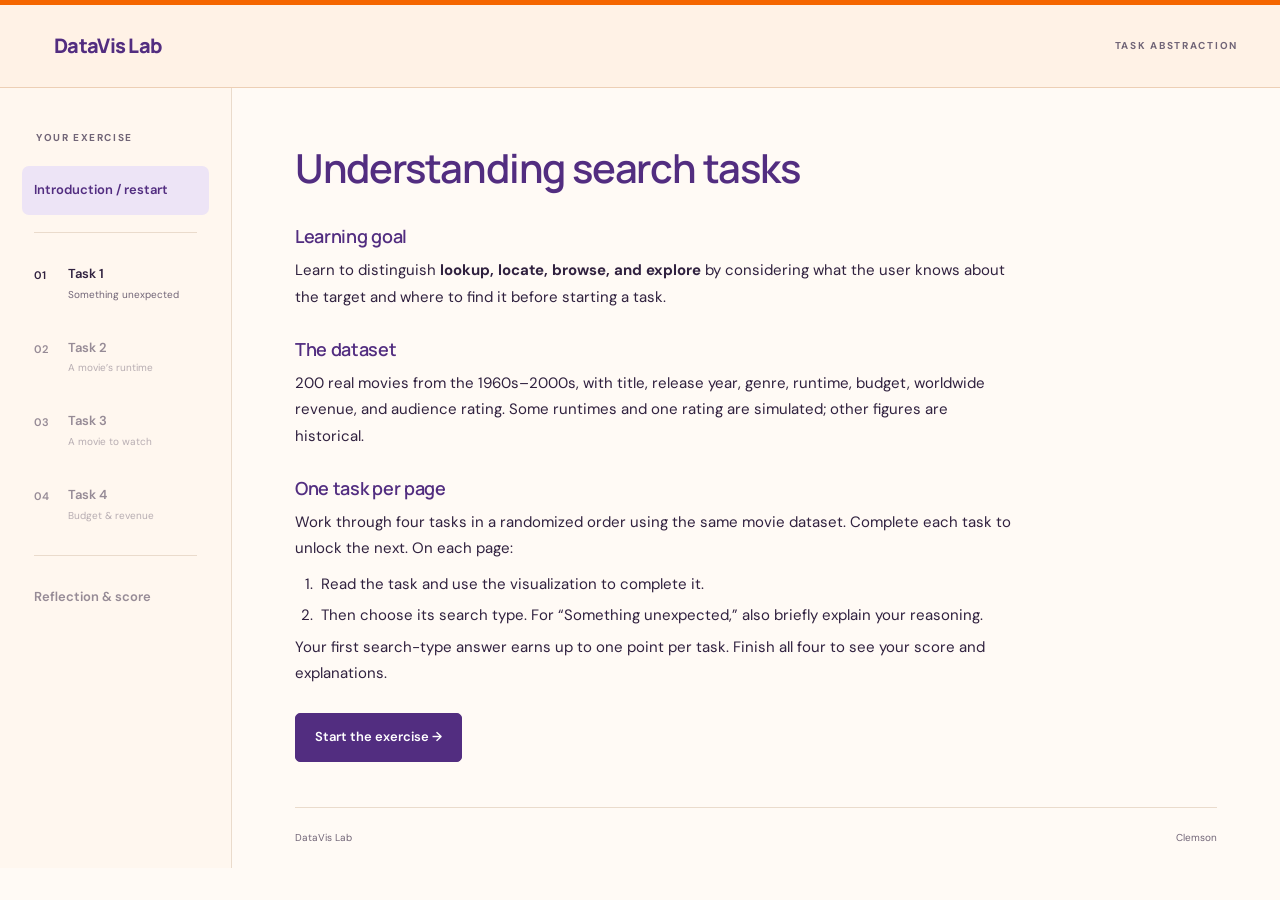
<file: task-abstraction-website/index.html>
<!doctype html>
<html lang="en">
<head>
  <meta charset="utf-8">
  <meta name="viewport" content="width=device-width, initial-scale=1">
  <meta name="description" content="Practice identifying visualization search tasks with a collection of 200 movies.">
  <title>DataVis Lab · Introduction</title>
  <link rel="stylesheet" href="styles.css"><link rel="stylesheet" href="theme.css">
  <script src="exercise-state.js" defer></script><script src="shared.js" defer></script>
</head>
<body>
  <a class="skip-link" href="#main">Skip to content</a>
  <header class="site-header">
    <a class="brand" href="#welcome" aria-label="Movie Search Lab home"><span class="brand-icon" aria-hidden="true"></span> DataVis Lab</a>
    <span class="course-label">TASK ABSTRACTION</span>
  </header>
  <div class="layout">
    <aside class="sidebar">
      <p class="eyebrow">YOUR EXERCISE</p>
      <nav aria-label="Exercise navigation">
        <a class="nav-link" href="#welcome" data-page="welcome"><span class="step-symbol">↗</span><span>Introduction<small>Start here</small></span></a>
        <div class="nav-divider"></div>
        <a class="nav-link" href="#activity-1" data-page="activity-1"><span class="step-symbol">01</span><span>Task one<small>A movie’s runtime</small></span></a>
        <a class="nav-link" href="#activity-2" data-page="activity-2"><span class="step-symbol">02</span><span>Task two<small>Budget &amp; revenue</small></span></a>
        <a class="nav-link" href="#activity-3" data-page="activity-3"><span class="step-symbol">03</span><span>Task three<small>A movie to watch</small></span></a>
        <a class="nav-link" href="#activity-4" data-page="activity-4"><span class="step-symbol">04</span><span>Task four<small>Something unexpected</small></span></a>
      </nav>
    </aside>
    <main id="main" tabindex="-1">
      <section id="welcome-view" class="introduction" aria-labelledby="welcome-title">
        <h1 id="welcome-title">Understanding search tasks</h1>
        <section class="intro-section" aria-labelledby="goal-heading">
          <h2 id="goal-heading">Learning goal</h2>
          <p>Learn to distinguish <strong>lookup, locate, browse, and explore</strong> by considering what the user knows about the target and where to find it before starting a task.</p>
        </section>
        <section class="intro-section" aria-labelledby="dataset-heading">
          <h2 id="dataset-heading">The dataset</h2>
          <p>200 real movies from the 1960s–2000s, with title, release year, genre, runtime, budget, worldwide revenue, and audience rating. Some runtimes and one rating are simulated; other figures are historical.</p>
        </section>
        <section class="intro-section" aria-labelledby="how-heading">
          <h2 id="how-heading">One task per page</h2>
          <p>Work through four tasks in a randomized order using the same movie dataset. Complete each task to unlock the next. On each page:</p>
          <ol class="intro-steps">
            <li>Read the task and use the visualization to complete it.</li>
            <li>Then choose its search type. For “Something unexpected,” also briefly explain your reasoning.</li>
          </ol>
          <p>Your first search-type answer earns up to one point per task. Finish all four to see your score and explanations.</p>
        </section>
        <a id="start-exercise" class="button primary" href="task-1.html">Start the exercise →</a>
      </section>
      <footer class="page-footer"><span>DataVis Lab</span><span>Clemson</span></footer>
    </main>
  </div>
  <noscript><p class="noscript">Enable JavaScript to use the interactive activities.</p></noscript>
</body>
</html>
</file>
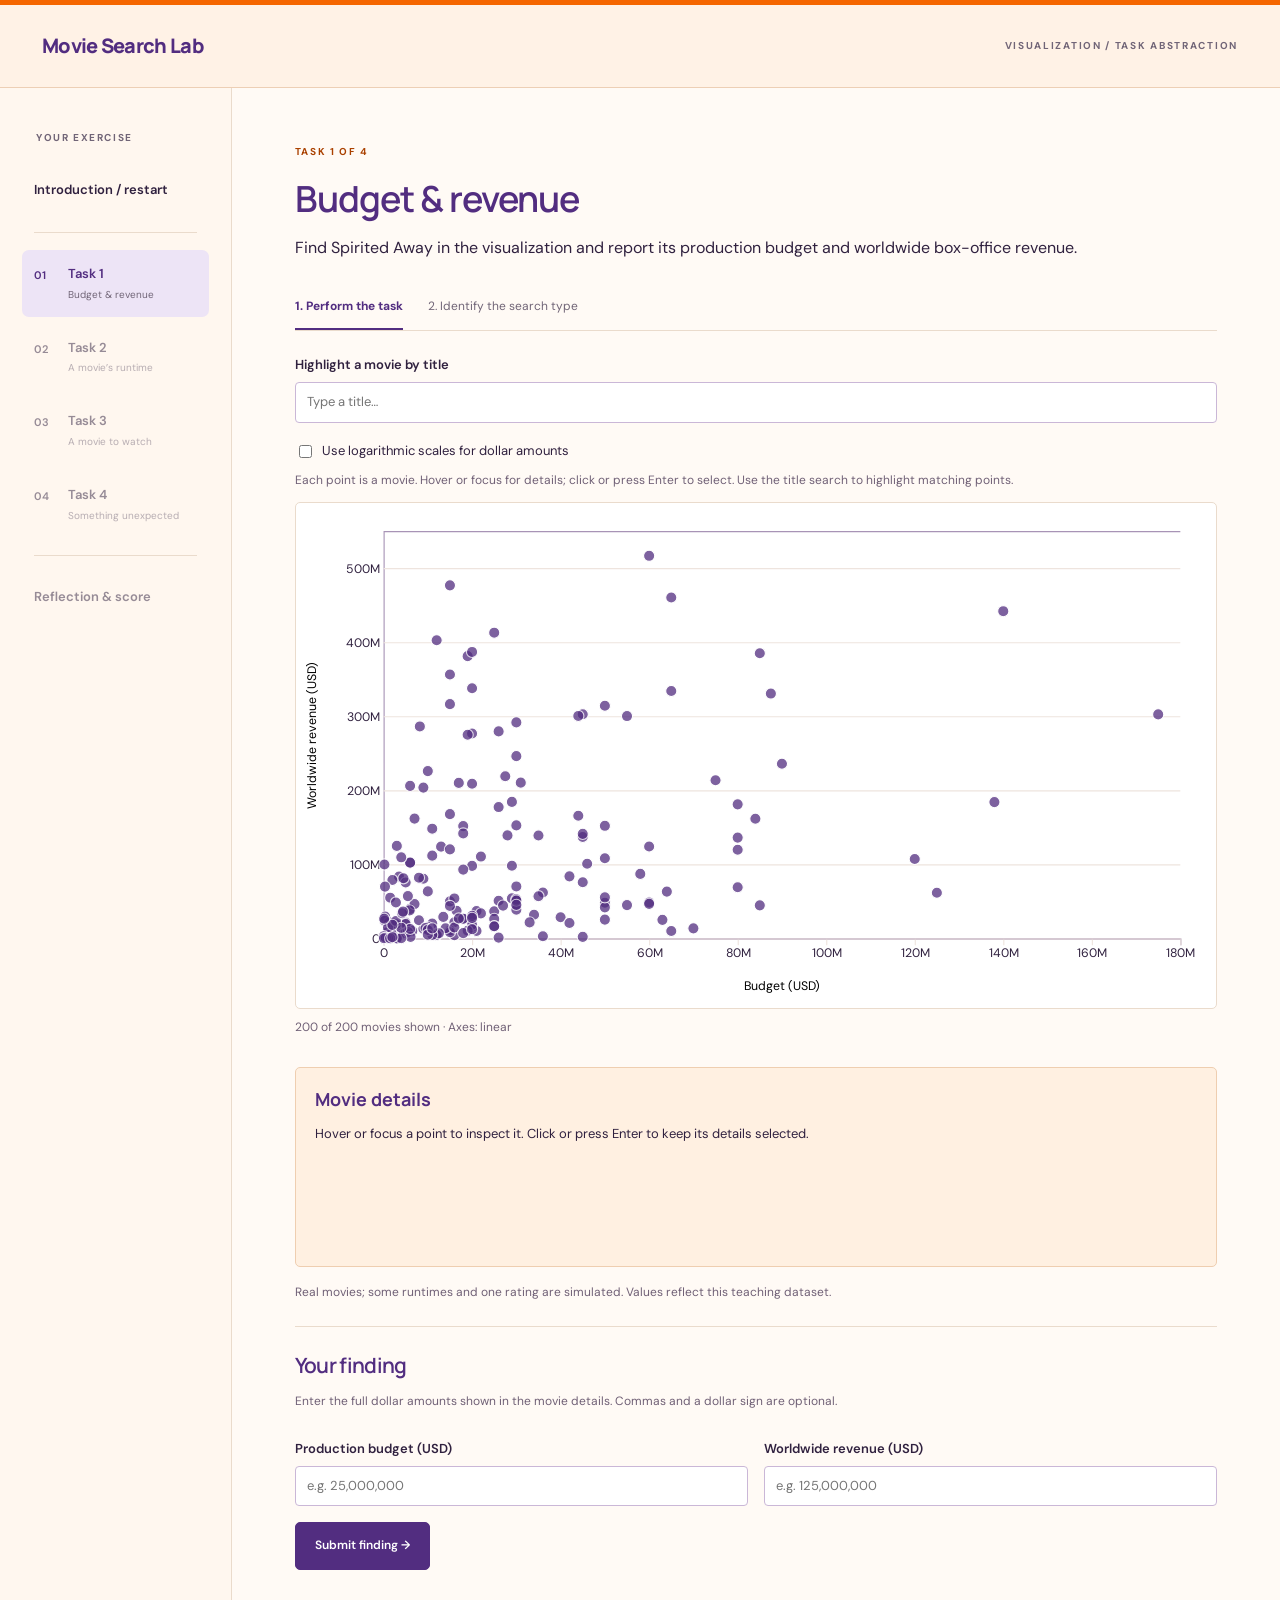
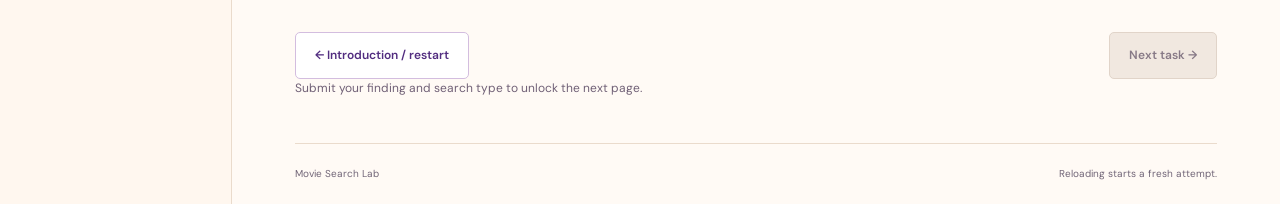
<file: task-abstraction-website/reflection.html>
<!doctype html>
<html lang="en">
<head>
  <meta charset="utf-8">
  <meta name="viewport" content="width=device-width,initial-scale=1">
  <title>Reflection & score · Movie Search Lab</title>
  <link rel="stylesheet" href="styles.css">
  <link rel="stylesheet" href="tasks.css">
  <link rel="stylesheet" href="theme.css">
  <script src="d3.min.js" defer></script>
  <script src="exercise-state.js" defer></script>
  <script src="shared.js" defer></script>
  <script src="reflection.js" defer></script>
</head>
<body data-page="reflection"><div id="app"></div><noscript>Enable JavaScript to view your score and reflection.</noscript></body>
</html>
</file>
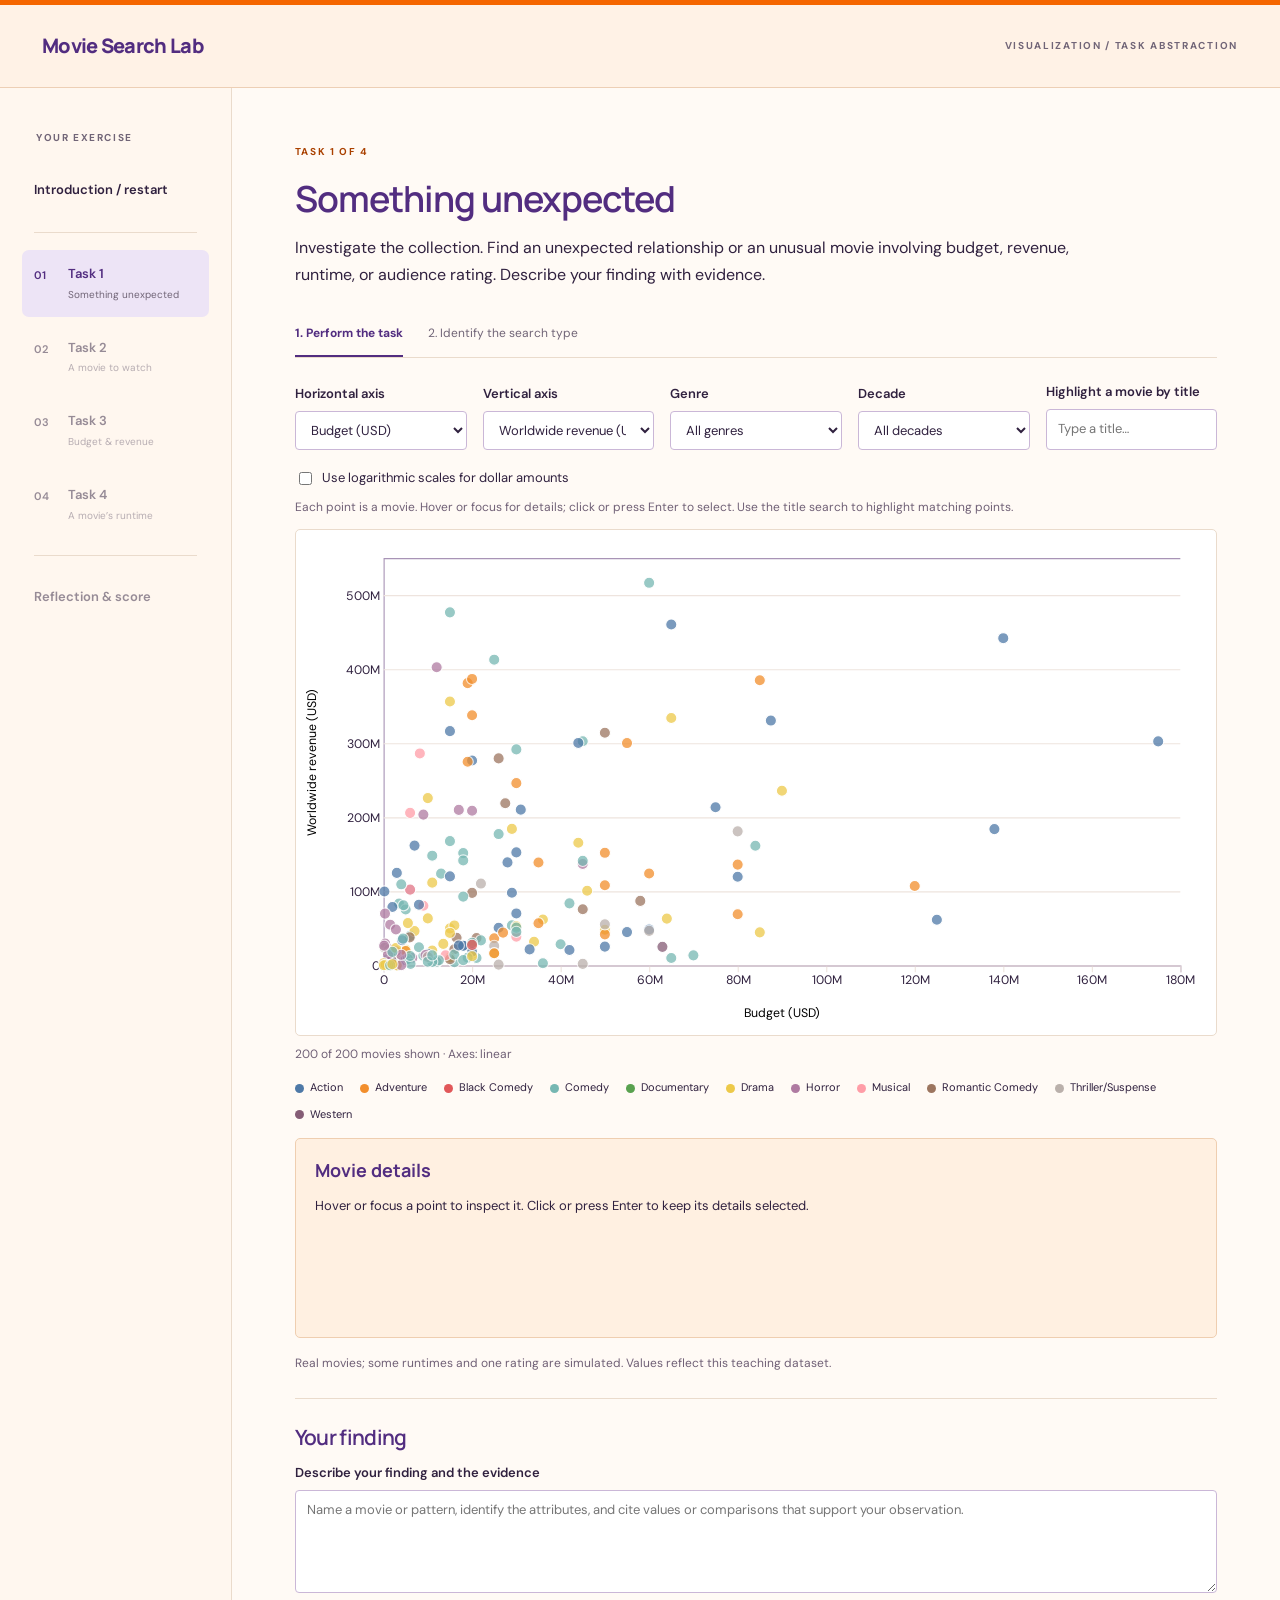
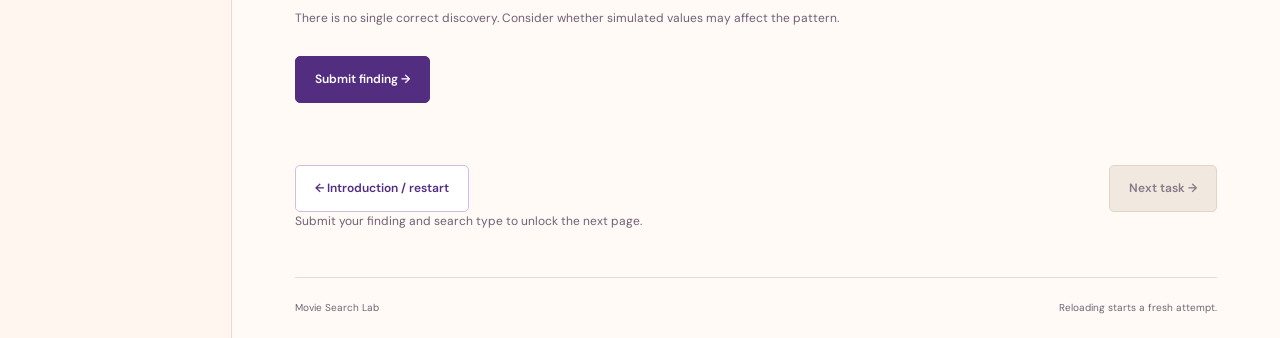
<file: task-abstraction-website/task-1.html>
<!doctype html>
<html lang="en"><head><meta charset="utf-8"><meta name="viewport" content="width=device-width,initial-scale=1"><title>Task 1 · Movie Search Lab</title><link rel="stylesheet" href="styles.css"><link rel="stylesheet" href="theme.css"><link rel="stylesheet" href="tasks.css"><script src="d3.min.js" defer></script><script src="exercise-state.js" defer></script><script src="shared.js" defer></script><script src="task-rules.js" defer></script><script src="decade-layout.js" defer></script><script src="tasks.js" defer></script></head><body data-task="1"><div id="app"></div><noscript>Enable JavaScript to use the interactive movie plot.</noscript></body></html>
</file>
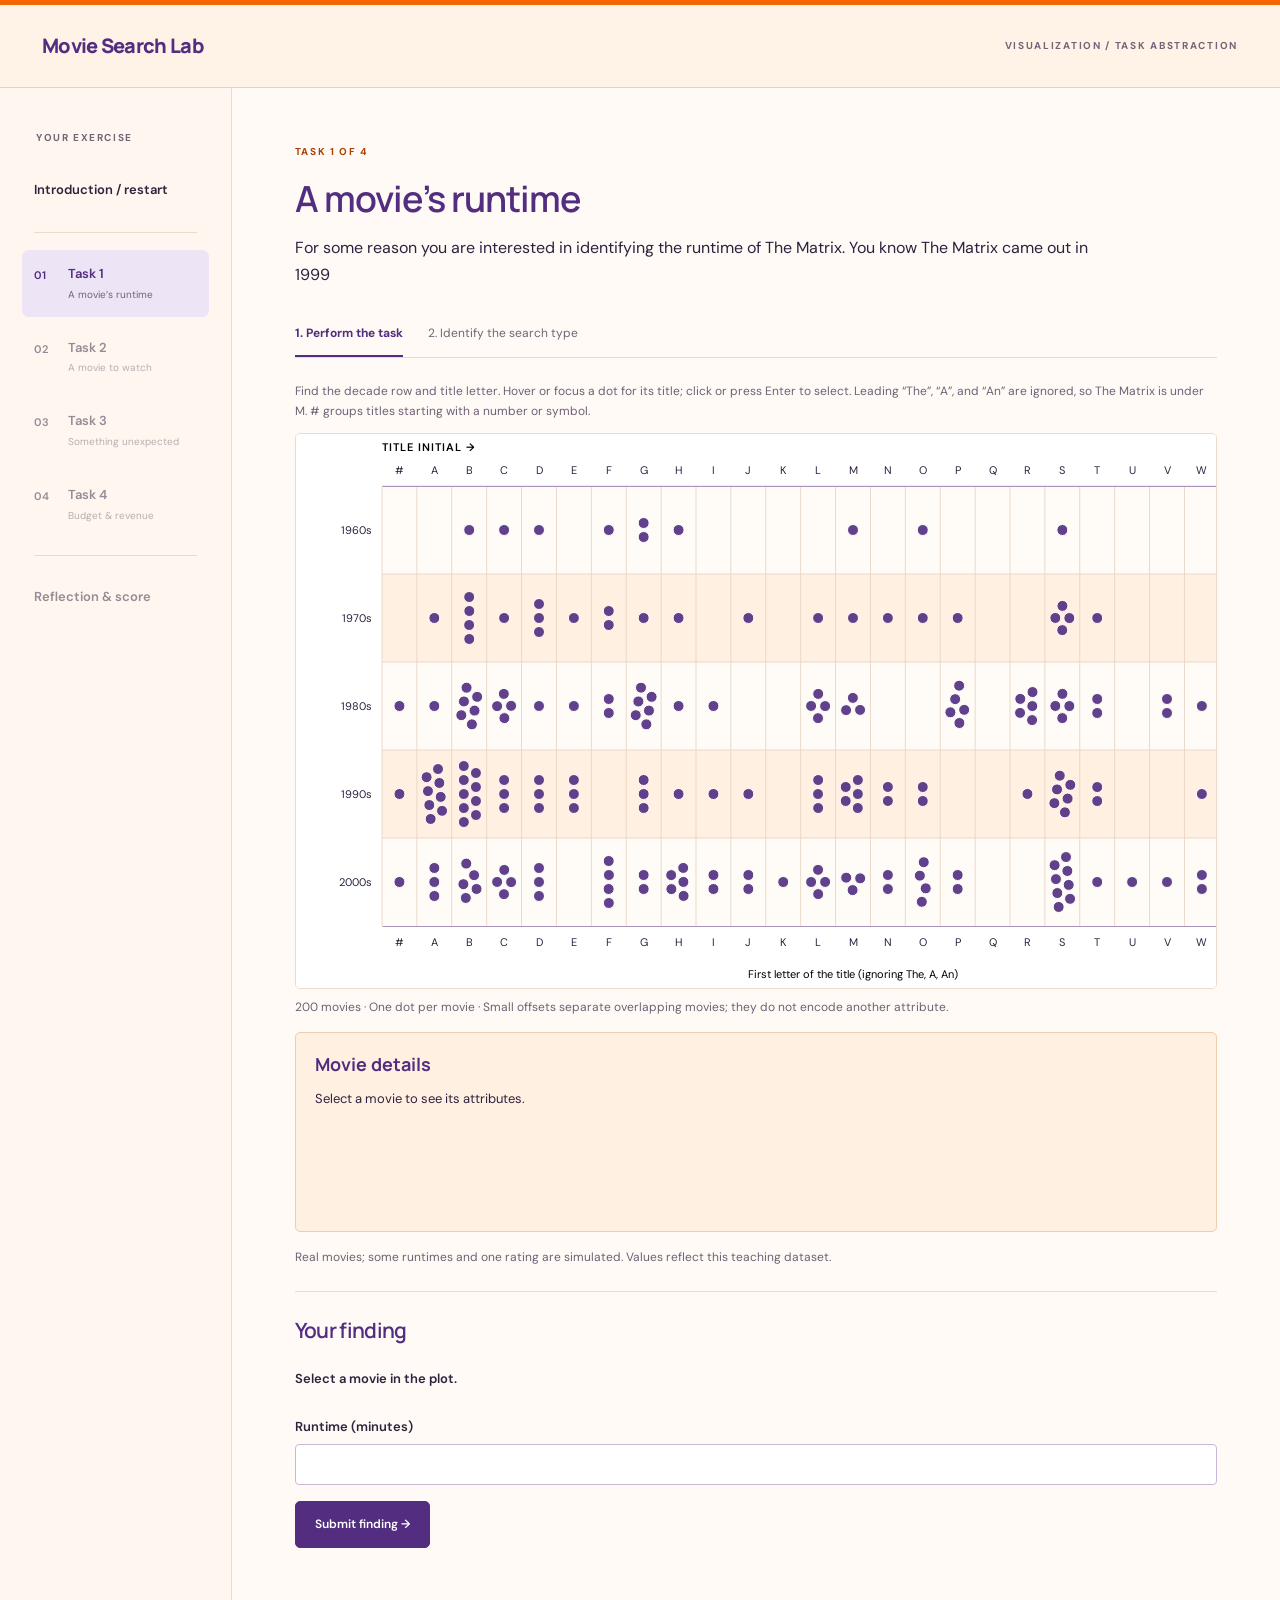
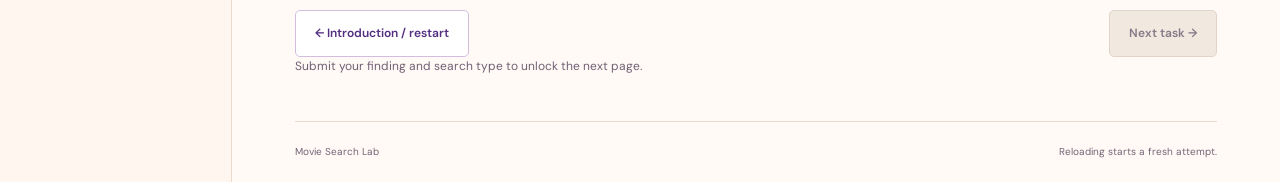
<file: task-abstraction-website/task-2.html>
<!doctype html>
<html lang="en"><head><meta charset="utf-8"><meta name="viewport" content="width=device-width,initial-scale=1"><title>Task 2 · Movie Search Lab</title><link rel="stylesheet" href="styles.css"><link rel="stylesheet" href="theme.css"><link rel="stylesheet" href="tasks.css"><script src="d3.min.js" defer></script><script src="exercise-state.js" defer></script><script src="shared.js" defer></script><script src="task-rules.js" defer></script><script src="tasks.js" defer></script></head><body data-task="2"><div id="app"></div><noscript>Enable JavaScript to use the interactive movie scatterplot.</noscript></body></html>
</file>
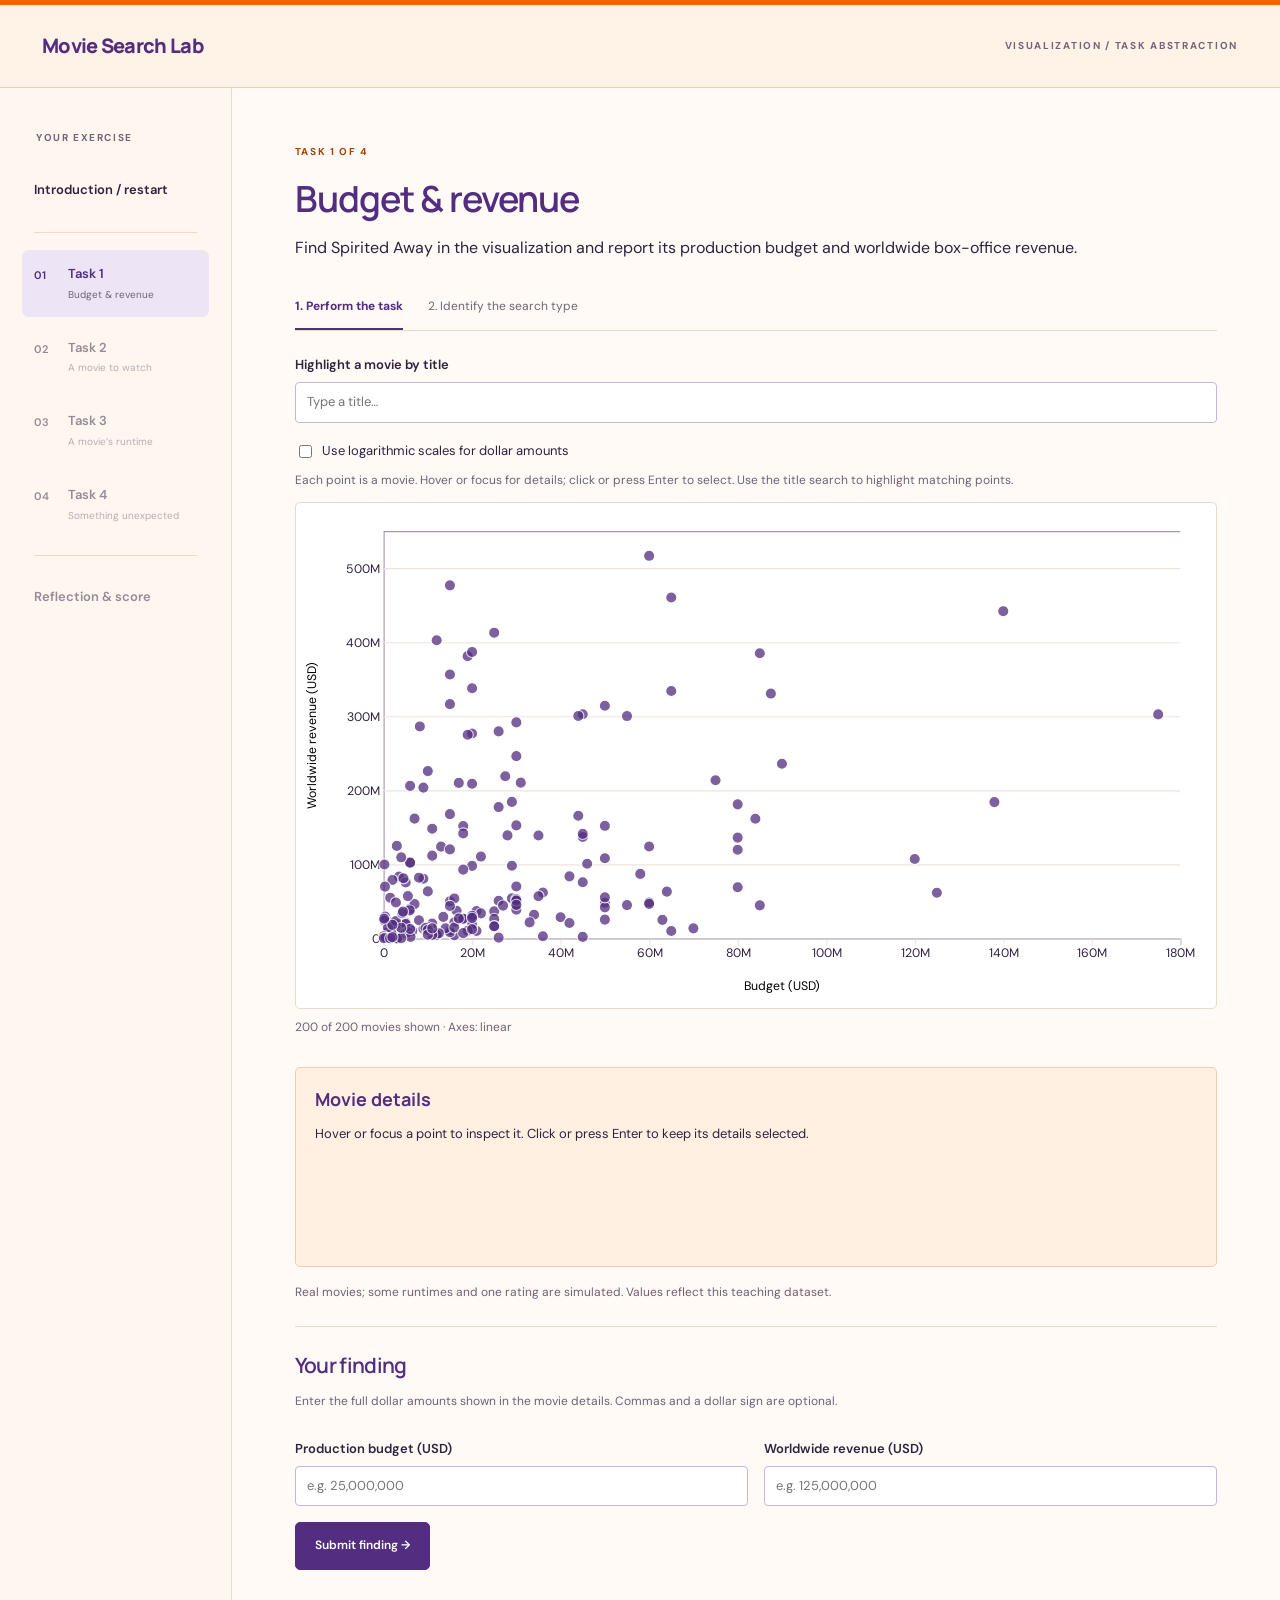
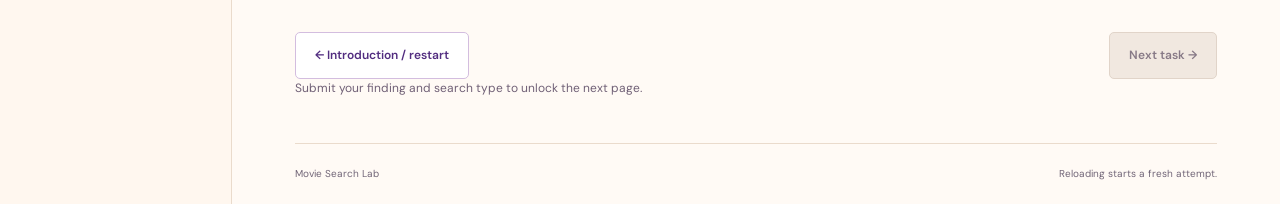
<file: task-abstraction-website/task-3.html>
<!doctype html>
<html lang="en"><head><meta charset="utf-8"><meta name="viewport" content="width=device-width,initial-scale=1"><title>Task 3 · Movie Search Lab</title><link rel="stylesheet" href="styles.css"><link rel="stylesheet" href="theme.css"><link rel="stylesheet" href="tasks.css"><script src="d3.min.js" defer></script><script src="exercise-state.js" defer></script><script src="shared.js" defer></script><script src="task-rules.js" defer></script><script src="tasks.js" defer></script></head><body data-task="3"><div id="app"></div><noscript>Enable JavaScript to use the interactive movie catalog.</noscript></body></html>
</file>
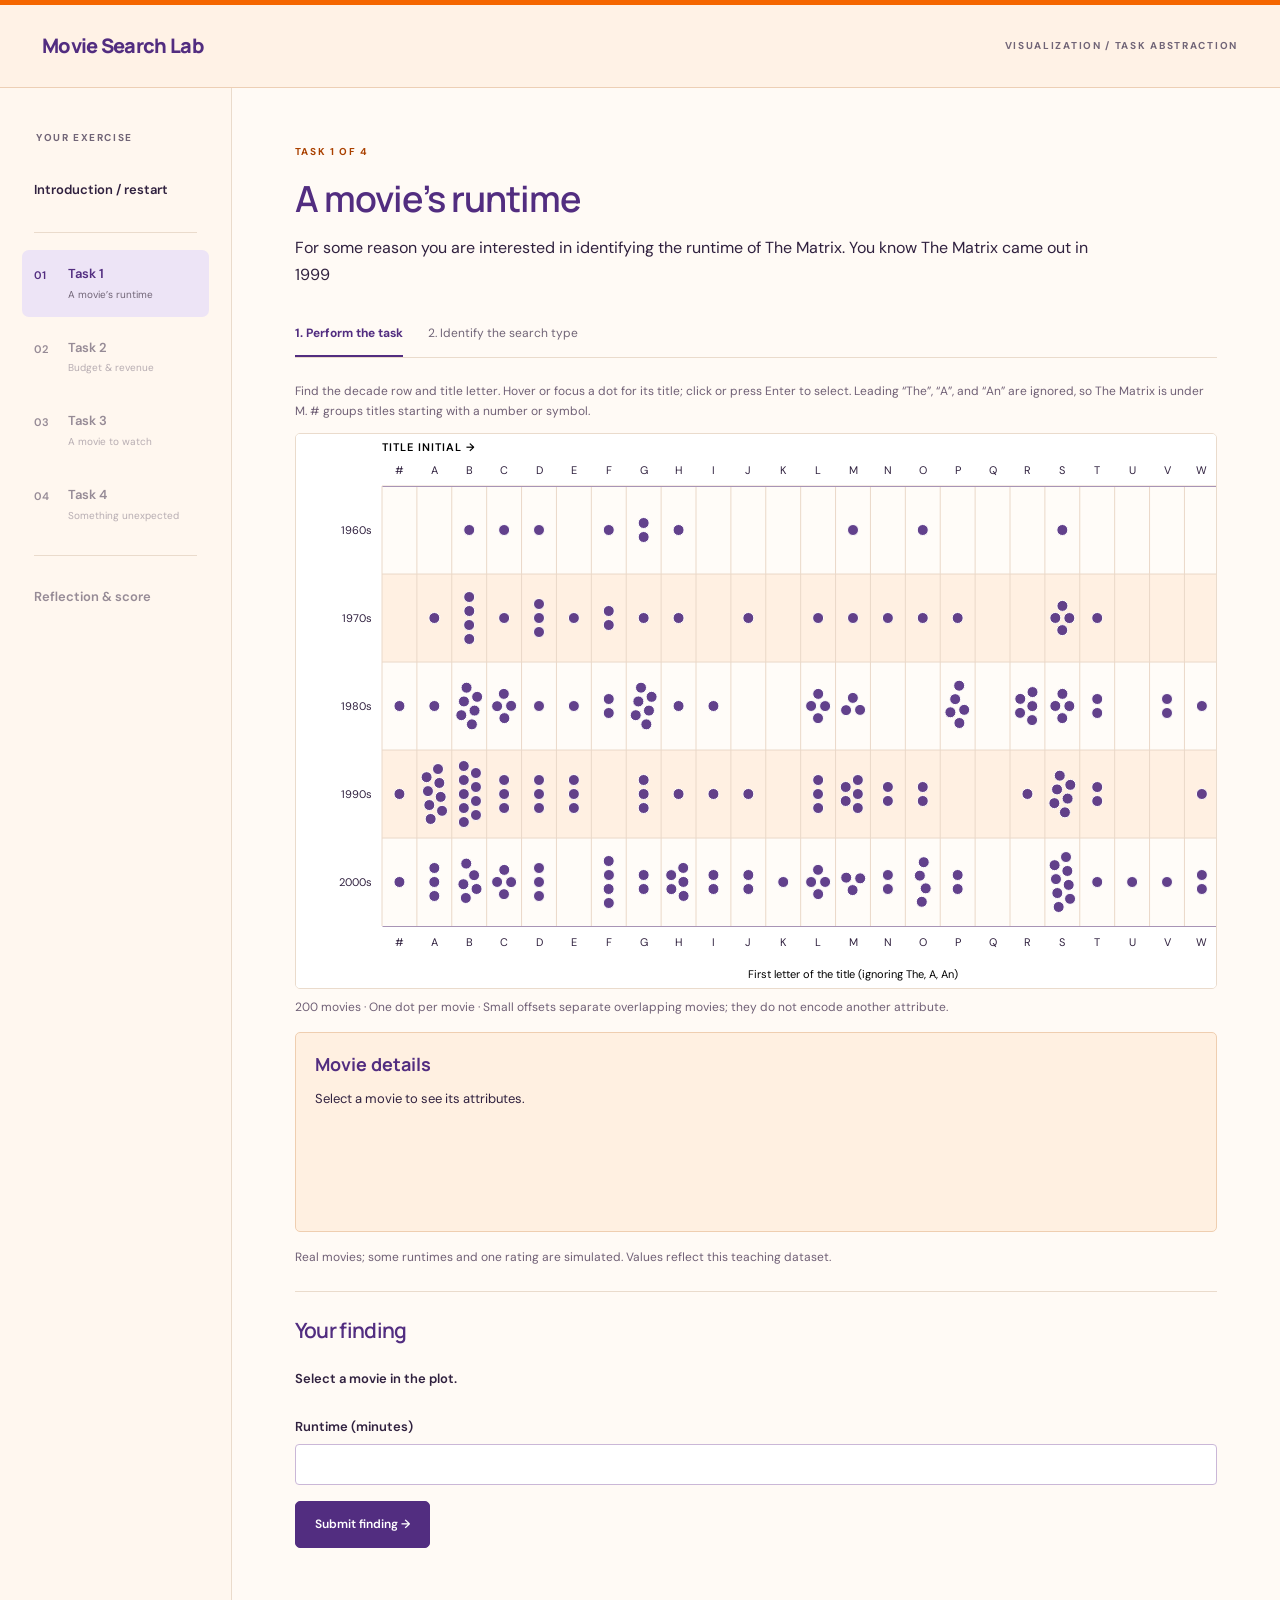
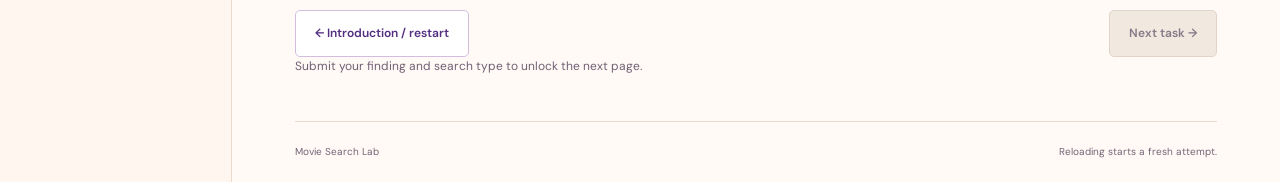
<file: task-abstraction-website/task-4.html>
<!doctype html>
<html lang="en"><head><meta charset="utf-8"><meta name="viewport" content="width=device-width,initial-scale=1"><title>Task 4 · Movie Search Lab</title><link rel="stylesheet" href="styles.css"><link rel="stylesheet" href="theme.css"><link rel="stylesheet" href="tasks.css"><script src="d3.min.js" defer></script><script src="exercise-state.js" defer></script><script src="shared.js" defer></script><script src="task-rules.js" defer></script><script src="tasks.js" defer></script></head><body data-task="4"><div id="app"></div><noscript>Enable JavaScript to use the interactive movie scatterplot.</noscript></body></html>
</file>
<file: task-abstraction-website/styles.css>
@import url('https://fonts.googleapis.com/css2?family=DM+Sans:wght@400;500;600;700&family=Manrope:wght@400;500;600;700;800&display=swap');

:root{--paper:#f7f7f2;--ink:#202922;--muted:#697168;--line:#dfe3d9;--green:#365847;--orange:#c0512d;--sidebar:232px;--font:'DM Sans',sans-serif}
.introduction{max-width:720px}.introduction h1{font-size:clamp(28px,3.2vw,40px);line-height:1.2;letter-spacing:-1.2px;margin-bottom:32px}.intro-section{margin-bottom:27px}.intro-section h2{font-size:18px;letter-spacing:-.3px;margin-bottom:9px}.intro-section p{font-size:15px;line-height:1.75;margin-bottom:10px}.intro-section .text-link{font-size:13px}.intro-steps{padding-left:22px;font-size:15px;margin:0}.intro-steps li{padding-left:4px;margin-bottom:7px}.introduction .button{font-size:13px}.introduction .build-note{font-size:12px}
*{box-sizing:border-box}html{scroll-behavior:smooth}body{margin:0;background:var(--paper);color:var(--ink);font-family:var(--font);font-size:15px;line-height:1.6}a{color:inherit}button,a{-webkit-tap-highlight-color:transparent}a:focus-visible,button:focus-visible{outline:3px solid var(--orange);outline-offset:5px} [hidden]{display:none!important}.skip-link{position:fixed;left:20px;top:-80px;z-index:10;background:var(--ink);color:white;padding:12px}.skip-link:focus{top:12px}.site-header{height:88px;display:flex;align-items:center;justify-content:space-between;padding:0 42px;border-bottom:1px solid var(--line);background:var(--paper)}.brand{font-family:Manrope,sans-serif;font-weight:800;font-size:20px;letter-spacing:-.7px;display:flex;align-items:center;gap:12px;text-decoration:none}.brand-icon{font-size:30px;line-height:1;color:var(--green)}.course-label{font-size:10px;letter-spacing:1.7px;color:var(--muted);font-weight:700}.layout{display:grid;grid-template-columns:var(--sidebar) minmax(0,1fr);max-width:1600px;margin:auto}.sidebar{padding:42px 22px;border-right:1px solid var(--line)}.eyebrow{font-size:10px;font-weight:700;letter-spacing:1.6px;margin:0 0 20px}.sidebar>.eyebrow{padding-left:14px;color:var(--muted)}.nav-link{display:flex;align-items:center;gap:14px;text-decoration:none;padding:14px 12px;border-radius:7px;margin-bottom:7px;font-size:13px;font-weight:600;transition:background .15s}.nav-link:hover{background:#ebeee6}.nav-link[aria-current=page]{background:#e4eadd;color:#294c39}.nav-link small{display:block;font-size:10px;color:var(--muted);font-weight:400;margin-top:2px}.step-symbol{font-size:11px;align-self:flex-start;padding-top:3px;font-variant-numeric:tabular-nums;min-width:20px}.nav-divider{height:1px;background:var(--line);margin:17px 12px}.sidebar-note{display:flex;gap:12px;padding:100px 14px 0;color:var(--muted);font-size:12px}.sidebar-note>span{font-size:25px}.sidebar-note p{margin:0}main{padding:56px 6% 0;min-width:0;outline:none}.hero{display:grid;grid-template-columns:1.05fr 1fr;gap:34px;align-items:center;padding-bottom:54px}.accent{color:var(--orange)}h1,h2,h3,p{margin-top:0}h1,h2,h3{font-family:Manrope,sans-serif}h1{font-size:clamp(40px,4.25vw,66px);line-height:1.08;letter-spacing:-3px;font-weight:600;margin-bottom:24px}h1 em{font-family:Georgia,serif;font-weight:400;color:var(--green)}.lead{color:var(--muted);font-size:15px;max-width:420px;line-height:1.8;margin-bottom:28px}.button{display:inline-flex;justify-content:center;align-items:center;gap:30px;padding:13px 19px;border-radius:5px;text-decoration:none;font-size:12px;font-weight:600}.primary{background:var(--green);color:white}.primary:hover{background:#274734}.secondary{border:1px solid var(--line);background:transparent}.secondary:hover{background:#e9ede4}.build-note{font-size:10px;color:var(--muted);margin:11px 0 0;max-width:300px}.collection-art{position:relative;height:384px;background:#e8ecdf;border-radius:9px;overflow:hidden}.art-label,.art-footer{position:absolute;left:22px;right:22px;display:flex;justify-content:space-between;font-size:8px;letter-spacing:1px;color:#56674f}.art-label{top:21px}.art-footer{bottom:19px;letter-spacing:0;font-size:9px}.movie-card{position:absolute;width:190px;height:264px;padding:22px;box-shadow:0 12px 22px #2833221a;border-radius:3px}.movie-card>span{font-size:7px;letter-spacing:1.1px}.movie-card strong{display:block;font-family:Manrope,sans-serif;line-height:1.08;font-size:35px;font-weight:600;letter-spacing:-1.5px;margin-top:23px}.movie-card small{position:absolute;bottom:18px;left:22px;font-size:6px;letter-spacing:.8px}.card-one{background:#284b3f;color:#ecedce;left:10%;top:66px;transform:rotate(-10deg);z-index:2}.period{color:#eaae6c}.card-two{background:#e4af84;color:#4a342b;right:7%;top:69px;transform:rotate(10deg)}.card-two strong{font-size:30px}.sun{width:82px;height:82px;background:#f2d9ad;border-radius:50%;margin:16px 0 0 46px}.card-lines{margin-top:22px;height:43px;background:repeating-linear-gradient(0deg,transparent 0 7px,#91a486 7px 8px);transform:skewY(-12deg);opacity:.5}.dataset-section{border-top:1px solid var(--line);border-bottom:1px solid var(--line);padding:35px 0;display:grid;grid-template-columns:1fr 1.6fr;gap:35px}.dataset-section .eyebrow{color:var(--muted);margin-bottom:12px}h2{font-size:24px;line-height:1.35;font-weight:600;letter-spacing:-.7px;margin-bottom:0}.dataset-copy p{font-size:13px;margin-bottom:12px}.muted{color:var(--muted)}.dataset-copy .muted{font-size:11px}.text-link{font-size:11px;font-weight:600;text-underline-offset:4px}.text-link span{margin-left:7px}.how-section{padding-top:36px}.section-heading{display:flex;justify-content:space-between;gap:20px;align-items:center;margin-bottom:24px}.section-heading h2{font-size:21px}.section-heading>span{font-size:8px;letter-spacing:1px;color:var(--muted)}.instruction-grid{display:grid;grid-template-columns:repeat(3,1fr);gap:28px;padding:0;list-style:none;margin:0}.instruction-number{display:inline-flex;align-items:center;justify-content:center;width:29px;height:29px;border:1px solid #cad3c4;border-radius:50%;color:var(--green);font-size:10px;margin-bottom:13px}.instruction-grid h3{font-size:14px;font-weight:700;letter-spacing:-.2px;margin-bottom:7px}.instruction-grid p{font-size:12px;color:var(--muted);line-height:1.7;margin-bottom:0}.reflection-note{display:flex;gap:16px;background:#eceee5;border-radius:5px;margin-top:28px;padding:16px 20px}.reflection-note>span{font-size:23px;color:var(--green)}.reflection-note p{font-size:11px;color:#55604f;margin:0}.reflection-note strong{color:var(--ink)}.page-footer{margin-top:45px;padding:22px 0;border-top:1px solid var(--line);display:flex;justify-content:space-between;color:var(--muted);font-size:10px}.activity-heading{margin-top:40px;max-width:760px}.activity-heading h1{font-size:46px;letter-spacing:-2px}.activity-heading .lead{max-width:720px}.activity-stages{display:flex;gap:25px;border-bottom:1px solid var(--line);font-size:12px;color:var(--muted)}.activity-stages span{padding:12px 0}.activity-stages .current{border-bottom:2px solid var(--green);color:var(--green);font-weight:700}.visualization-placeholder{min-height:330px;border:1px dashed #bcc8b6;border-radius:8px;background:#f0f2eb;display:flex;align-items:center;justify-content:center;flex-direction:column;text-align:center;padding:35px;margin:25px 0}.placeholder-icon{font-size:40px;color:#6c8061;margin-bottom:15px}.visualization-placeholder h2{font-size:22px}.visualization-placeholder p{max-width:400px;font-size:13px;color:var(--muted);margin:12px 0 0}.activity-navigation{display:flex;justify-content:space-between;gap:14px}.noscript{padding:20px;background:#fae4ce}
@media(min-width:1500px){main{padding-left:80px;padding-right:80px}.collection-art{max-width:450px}}@media(max-width:1100px){:root{--sidebar:200px}main{padding:40px 4% 0}.hero{gap:25px}h1{font-size:45px}.movie-card{width:157px;height:240px;padding:17px}.movie-card strong{font-size:31px}.card-one{left:8%}.card-two{right:6%}.collection-art{height:350px}.movie-card>span{font-size:6px}.section-heading>span{display:none}}@media(max-width:800px){.site-header{height:72px;padding:0 22px}.course-label{display:none}.layout{display:block}.sidebar{padding:12px 18px;border-right:0;border-bottom:1px solid var(--line)}.sidebar>.eyebrow,.nav-divider,.sidebar-note,.nav-link small{display:none}.sidebar nav{display:flex;gap:5px;overflow-x:auto}.nav-link{white-space:nowrap;gap:8px;margin:0;padding:10px;font-size:11px}.step-symbol{padding:0;min-width:auto}.hero{gap:30px}.hero h1{font-size:45px}.collection-art{height:330px}.card-one{left:4%}.card-two{right:3%}main{padding:36px 24px 0}.dataset-section{gap:25px}.instruction-grid{gap:20px}}@media(max-width:580px){.brand{font-size:18px}.nav-link{font-size:10px}.nav-link .step-symbol{display:none}.hero{grid-template-columns:1fr;padding-bottom:30px}.hero h1{font-size:52px}.lead{font-size:14px}.collection-art{height:320px}.movie-card{width:180px;height:235px;top:54px}.card-one{left:15%}.card-two{right:13%}.hero-copy .eyebrow{font-size:9px}.dataset-section{grid-template-columns:1fr;gap:18px}.dataset-section h2 br{display:none}.instruction-grid{grid-template-columns:1fr;gap:23px}.instruction-grid li{position:relative;padding-left:43px}.instruction-number{position:absolute;left:0;top:0}.reflection-note{padding:15px}.activity-heading h1{font-size:36px}.activity-stages{gap:16px;font-size:10px}.activity-navigation .button{font-size:10px;padding:12px}.visualization-placeholder h2{font-size:20px}.page-footer{margin-top:30px}}@media(prefers-reduced-motion:reduce){html{scroll-behavior:auto}*{transition:none!important}}
</file>
<file: task-abstraction-website/theme.css>
/* Clemson Orange #F56600 and Regalia #522D80, with light backgrounds.
   https://www.clemson.edu/brand/web/color.html */
:root{--paper:#fffaf5;--ink:#30213f;--muted:#716577;--line:#eadbcc;--green:#522d80;--orange:#aa4100;--clemson-orange:#f56600;--purple:#522d80}
body .site-header{background:#fff2e6;border-top:5px solid var(--clemson-orange);border-bottom-color:#edcfb5}
body .brand,body h1,body h2,body h3{color:var(--purple)}
body .sidebar{background:#fff7ef}
body .nav-link:hover{background:#fff0df}
body .nav-link[aria-current=page]{background:#ede4f6;color:var(--purple)}
body .nav-link.locked{opacity:.5;cursor:not-allowed}
body .primary{background:var(--purple);color:#fff;border:1px solid var(--purple)}
body .primary:hover{background:#402060}
body .secondary{border-color:#d3bddf;color:var(--purple);background:#fff}
body .secondary:hover{background:#f2eaf8}
body .button[aria-disabled=true],body button:disabled{background:#f1e8e0;color:#877986;border-color:#e1d4c9;cursor:not-allowed}
body a[aria-disabled=true]{pointer-events:none}
body .movie-details{background:#fff0e1;border-color:#efceb0}
body .feedback{background:#f1e9fa;border-left-color:var(--purple)}
body .search-choice{border-color:#d4c0e2}
body .search-choice:has(input:checked){background:#ede2f7;border-color:var(--purple)}
body .field input,body .field select,body .field textarea{border-color:#cab7d7}
body input:disabled,body textarea:disabled,body select:disabled{color:#605768;background:#f7f1ed;opacity:1}
body .scatter-svg .domain{stroke:#a894b6}
body .scatter-svg .tick line{stroke:#eee4de}
body .scatter-svg .point:hover,body .scatter-svg .point:focus,body .scatter-svg .point.selected{stroke:#351757;stroke-width:3}
body .decade-svg .point.selected{fill:#f56600}
body .lookup-grid line{stroke:#ead8c8}
body .lookup-cell{fill:#ecdef7;stroke:#9a79b7}
body .lookup-tooltip{background:var(--purple)}
body .error-message{color:#9f2f16}
body .plot-caption,body .hint,body .data-note{color:#706076}
body .page-footer{border-color:#eadbcc}
body .reset-link{border-color:#d3bddf;color:var(--purple);background:white}
body .response-panel{border-color:#eadbcc}
.score-summary{display:flex;gap:35px;align-items:center;background:#fff0e2;border:1px solid #f1cfb1;border-radius:12px;padding:24px;margin:28px 0 14px}
.score-ring{flex:0 0 190px;width:190px;max-width:100%}
.score-number{font-size:34px;font-weight:700;fill:#522d80;font-family:var(--font)}
.score-percent{font-size:13px;fill:#695574;font-family:var(--font)}
.score-summary h2{font-size:24px;margin-bottom:12px}
.score-summary p{font-size:14px;margin:10px 0}
.review-card{border:1px solid #e1cfea;border-radius:8px;background:#fff;padding:24px;margin:22px 0}
.review-heading{display:flex;gap:18px;justify-content:space-between;align-items:center;margin-bottom:14px}
.review-heading h2{font-size:20px}
.result-badge{border-radius:20px;padding:5px 12px;font-size:12px;white-space:nowrap}
.result-badge.correct{background:#ece0f7;color:#522d80}
.result-badge.review{background:#ffe8d5;color:#943500}
.review-answer{font-weight:600;font-size:14px}
.review-facts{display:grid;grid-template-columns:75px 1fr;gap:8px;font-size:13px;background:#fff8f1;padding:14px;border-radius:5px}
.review-facts dt{font-weight:600}.review-facts dd{margin:0}
.review-card>p{font-size:14px}.review-card h3{font-size:14px;margin:16px 0 6px}
.student-response{white-space:pre-wrap;overflow-wrap:anywhere;color:#65546e}
.reflection-prompts{padding:18px 0 30px}.reflection-prompts h2{font-size:22px}
.reflection-prompts li{margin-top:10px;font-size:14px}
.storage-error{padding:40px;max-width:760px}
@media(max-width:580px){.score-summary{flex-direction:column;gap:12px;align-items:flex-start;padding:20px}.score-ring{flex-basis:auto;width:160px}.review-heading{align-items:flex-start;flex-direction:column;gap:10px}.review-card{padding:18px}.review-facts{grid-template-columns:1fr;gap:5px}}
</file>
<file: task-abstraction-website/tasks.css>
button,input,select,textarea{font:inherit}button{cursor:pointer}.button{border:0}.secondary{border:1px solid var(--line)}.task-title{font-size:36px;letter-spacing:-1px;margin-bottom:15px}.task-prompt{max-width:800px;font-size:16px;line-height:1.7;margin-bottom:24px}#visualization{margin-top:24px}.toolbar{display:flex;flex-wrap:wrap;gap:16px;align-items:end;margin-bottom:18px}.field{display:flex;flex-direction:column;gap:6px;font-size:13px;font-weight:600}.field input,.field select,.field textarea{padding:9px 11px;border:1px solid #adb9a8;border-radius:4px;background:white;color:var(--ink);max-width:100%;min-width:0;font-weight:400}.field textarea{width:100%;resize:vertical}.field input:focus-visible,.field select:focus-visible,.field textarea:focus-visible{outline:2px solid var(--green);outline-offset:2px}.toolbar .field{flex:1;min-width:140px}.check-field{font-size:13px;display:flex;align-items:center;gap:7px;padding-bottom:9px}.hint,.data-note,.count{font-size:12px;color:var(--muted)}.data-note{margin:16px 0 24px}.catalog-layout{display:grid;grid-template-columns:minmax(0,1.6fr) minmax(200px,1fr);gap:20px;align-items:start}.catalog{max-height:540px;overflow:auto;border:1px solid var(--line);border-radius:5px;background:white;padding:14px}.catalog details{margin-bottom:7px}.catalog summary{cursor:pointer;font-weight:600;padding:8px;border-radius:4px}.catalog summary:hover{background:#eef1e8}.letter-group{margin-left:20px}.movie-list{display:grid;gap:6px;margin:6px 0 14px}.movie-button{text-align:left;border:1px solid var(--line);border-radius:4px;padding:10px 12px;background:white;color:var(--ink);font-size:13px}.movie-button:hover,.movie-button[aria-pressed=true]{background:#e7eee0;border-color:var(--green)}.movie-button small{display:block;color:var(--muted);font-size:11px;margin-top:4px}.movie-details{background:#edf0e7;border:1px solid var(--line);border-radius:5px;padding:19px;min-height:200px}.movie-details h3{font-size:18px;line-height:1.4;margin-bottom:12px}.movie-details dl{margin:0;display:grid;grid-template-columns:1fr 1fr;gap:8px;font-size:12px}.movie-details dt{color:var(--muted)}.movie-details dd{margin:0;text-align:right;overflow-wrap:anywhere}.movie-details p{font-size:13px;margin-bottom:0}.movie-details .synthetic-note{font-size:11px;margin-top:14px;color:#655039}.selection-status{font-weight:600;font-size:13px;margin:12px 0}.response-panel{padding:24px 0;border-top:1px solid var(--line)}.response-panel h2{font-size:21px;margin-bottom:12px}.response-panel>p{font-size:13px}.response-panel form{display:grid;gap:16px}.response-panel .button{justify-self:start}.answer-fields{display:flex;gap:16px;flex-wrap:wrap}.answer-fields>.field{flex:1;min-width:150px}.response-panel fieldset{border:0;padding:0;margin:0}.response-panel legend{font-size:13px;font-weight:600;margin-bottom:9px}.choice-grid{display:grid;grid-template-columns:repeat(4,1fr);gap:10px}.search-choice{display:flex;align-items:center;gap:8px;border:1px solid #bcc8b6;border-radius:4px;padding:12px;cursor:pointer;font-size:14px}.search-choice:has(input:checked){background:#e3eadb;border-color:var(--green)}input[type=radio],input[type=checkbox]{accent-color:var(--green)}.feedback{background:#e6edde;border-left:3px solid var(--green);padding:18px;margin-top:20px;font-size:14px}.feedback p{margin:8px 0 0}.error-message{color:#9b3520}#answer-message{font-size:13px;margin:14px 0 0}.scatter-scroll{overflow-x:auto;border:1px solid var(--line);border-radius:5px;background:white}.scatter-svg{display:block;width:100%;min-width:540px;height:auto}.scatter-svg text{font-family:var(--font);font-size:11px}.scatter-svg .domain{stroke:#99a493}.scatter-svg .tick line{stroke:#e4e8df}.scatter-svg .point{cursor:pointer;stroke:white;stroke-width:1;opacity:.75}.scatter-svg .point:hover,.scatter-svg .point:focus{stroke:#162a1d;stroke-width:3;opacity:1;outline:none}.scatter-svg .point.selected{stroke:#162a1d;stroke-width:3;opacity:1}.scatter-svg .point.dimmed{opacity:.13}.plot-caption{display:flex;justify-content:space-between;gap:15px;font-size:12px;color:var(--muted);margin:9px 0 15px}.scatter-details{margin-top:15px}.scatter-details dl{grid-template-columns:repeat(4,1fr)}.legend{display:flex;gap:9px 17px;flex-wrap:wrap;margin-top:13px;font-size:11px}.legend-item{display:flex;gap:6px;align-items:center}.legend-dot{width:9px;height:9px;display:inline-block;border-radius:50%}.catalog-section-title{font-size:16px;margin:16px 0 8px}.catalog-section-title:first-child{margin-top:0}.reset-link{font-size:12px;border:1px solid var(--line);background:transparent;border-radius:4px;padding:9px 12px}.empty-state{padding:18px;color:var(--muted);font-size:13px}.activity-navigation{margin-top:24px}.storage-note{font-size:12px;color:#85552a}
.category-filter{flex:1;min-width:190px;align-self:flex-start;background:white;border:1px solid #adb9a8;border-radius:4px;font-size:13px}.category-filter summary{padding:10px 12px;cursor:pointer;font-weight:600}.category-filter fieldset{border:0;padding:0 12px 12px;margin:0}.filter-legend{font-size:12px;color:var(--muted);margin-bottom:8px}.filter-actions{display:flex;gap:8px;margin-bottom:10px}.filter-actions .reset-link{font-size:11px;padding:5px 9px}.filter-options{max-height:220px;overflow-y:auto;display:grid;gap:8px}.filter-option{display:flex;gap:8px;align-items:center;cursor:pointer}.filter-option input{margin:0;width:16px;height:16px}.category-filter:focus-within{outline:1px solid var(--green)}
.decade-svg{min-width:1050px}.lookup-grid line{stroke:#dce3d5;stroke-width:1}.lookup-cell{fill:#d8e6cb;stroke:#7d946b;stroke-width:1}.lookup-axis-title{font-weight:600;letter-spacing:1px}.lookup-tooltip{position:fixed;z-index:20;max-width:260px;padding:8px 12px;border-radius:4px;background:#203c2d;color:white;font-size:12px;pointer-events:none;box-shadow:0 2px 8px #0002}.decade-svg .point{opacity:.9}.decade-svg .point.selected{fill:#b14b2b}
@media(max-width:1000px){.catalog-layout{grid-template-columns:1fr}.movie-details{min-height:0}.choice-grid{grid-template-columns:repeat(2,1fr)}}@media(max-width:580px){.task-title{font-size:29px;letter-spacing:-.7px}.task-prompt{font-size:14px}.toolbar{gap:10px}.toolbar .field{min-width:125px}.scatter-details dl{grid-template-columns:1fr 1fr}.plot-caption{display:block}.catalog{max-height:420px}.search-choice{padding:10px}}
</file>
